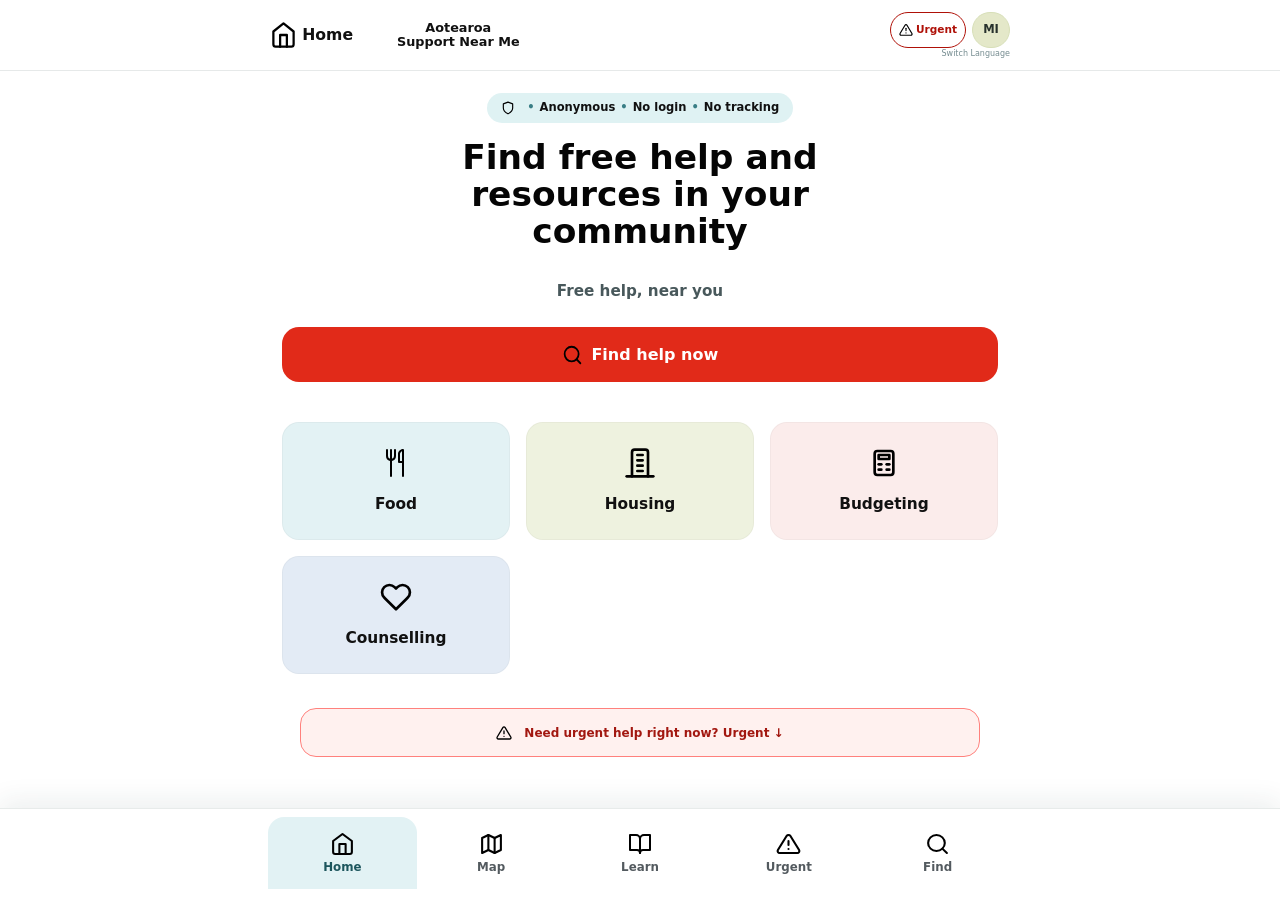
<file: index.html>
<!DOCTYPE html>
<html lang="en">
<head>
  <meta charset="UTF-8">
  <meta name="viewport" content="width=device-width, initial-scale=1.0">
  <meta name="theme-color" content="#75c4cb">
  <title>Home Aotearoa Support Near Me</title>
  <link rel="stylesheet" href="assets/css/styles.css">
</head>
<body data-page="home">
  <header id="app-header"></header>

  <main class="app-main home-main">
    <div id="privacy-banner"></div>

    <div class="home-message">
      <h1 data-i18n="home.title">Find free help and resources in your community</h1>
      <p data-i18n="home.subtitle">Free help, near you</p>
    </div>

    <div class="home-find-block">
      <button id="find-help-button" class="primary-cta" type="button">
        <img class="icon" src="assets/icons/search.svg" alt="Search">
        <span data-i18n="home.findHelp">Find help now</span>
      </button>
    </div>

    <div class="home-categories-block">
      <div id="home-categories" class="category-grid" aria-live="polite"></div>
    </div>

    <a class="home-urgent-cta" href="urgent.html">
      <img class="icon" src="assets/icons/alert.svg" alt="">
      <span data-i18n="home.urgentCta">Need urgent help right now?  Urgent ↓</span>
    </a>
  </main>

  <nav id="bottom-navigation"></nav>
  <script type="module" src="assets/js/home.js"></script>
</body>
</html>
</file>
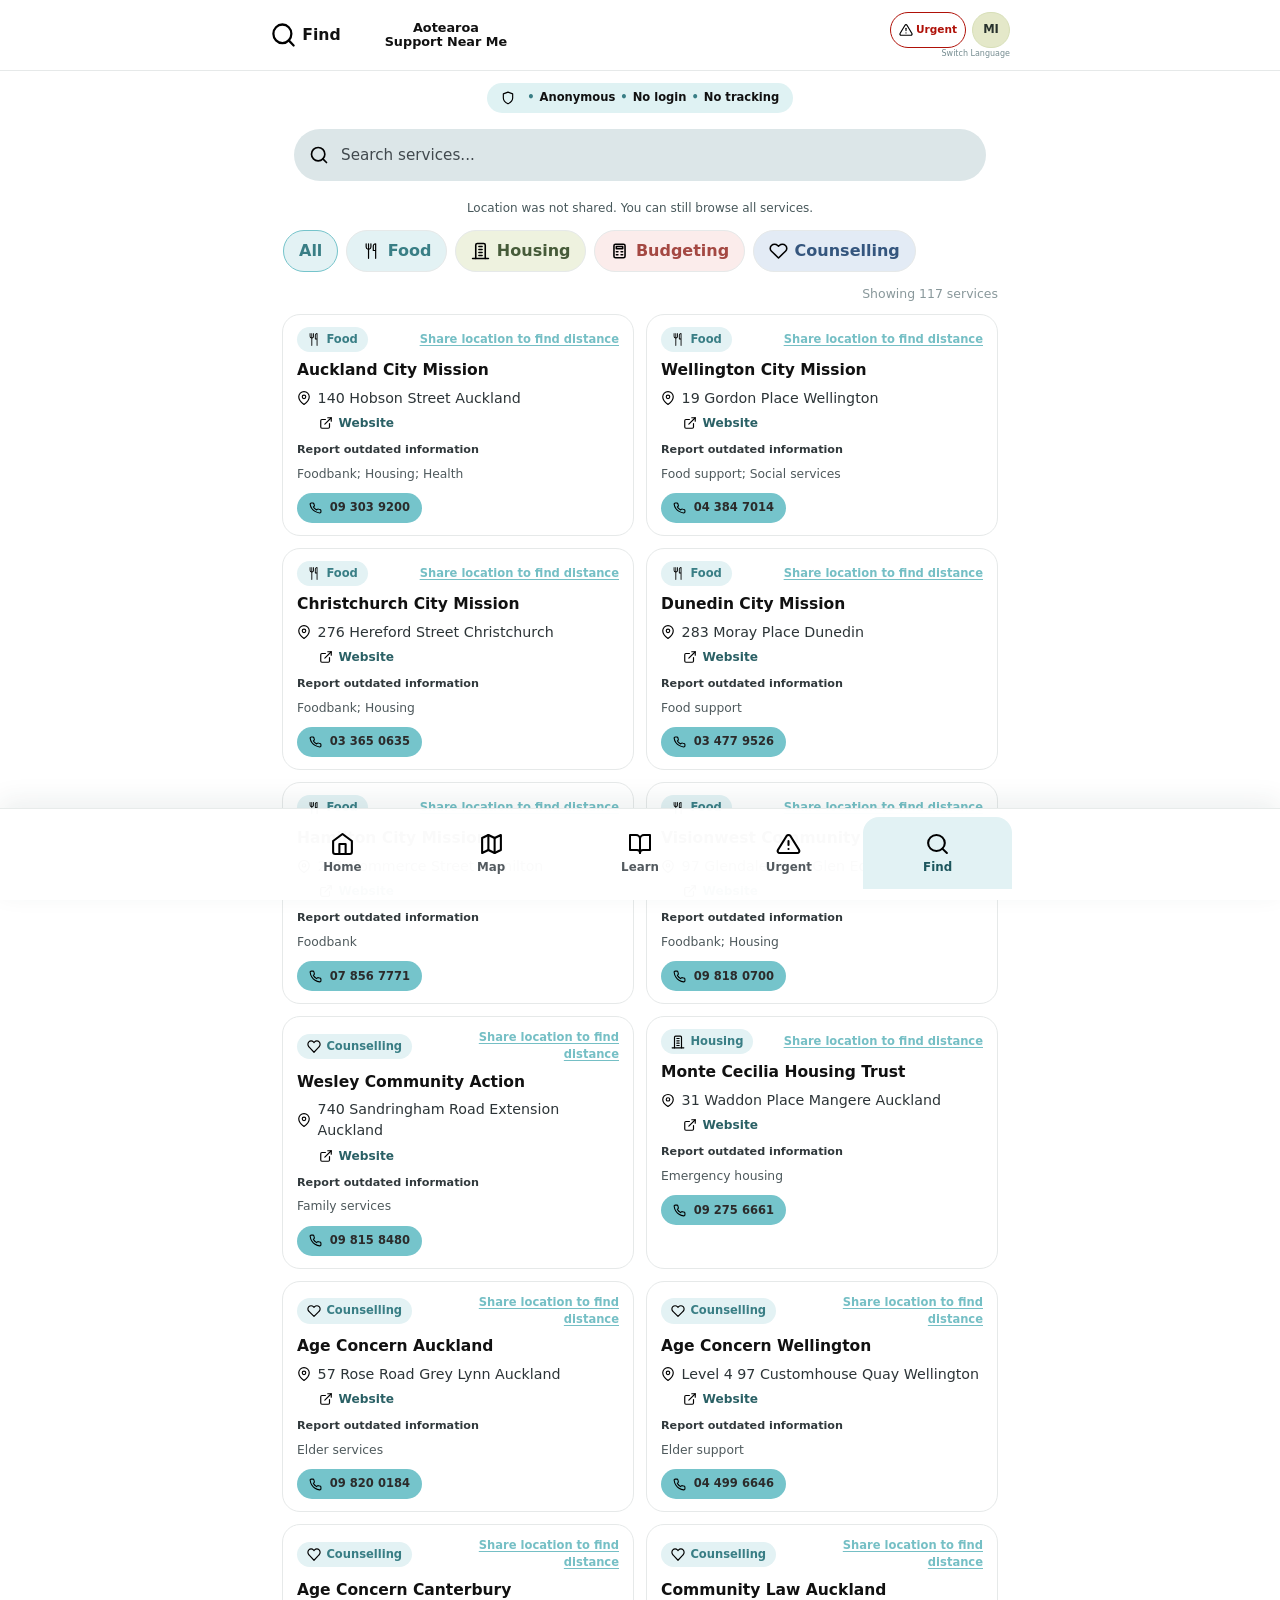
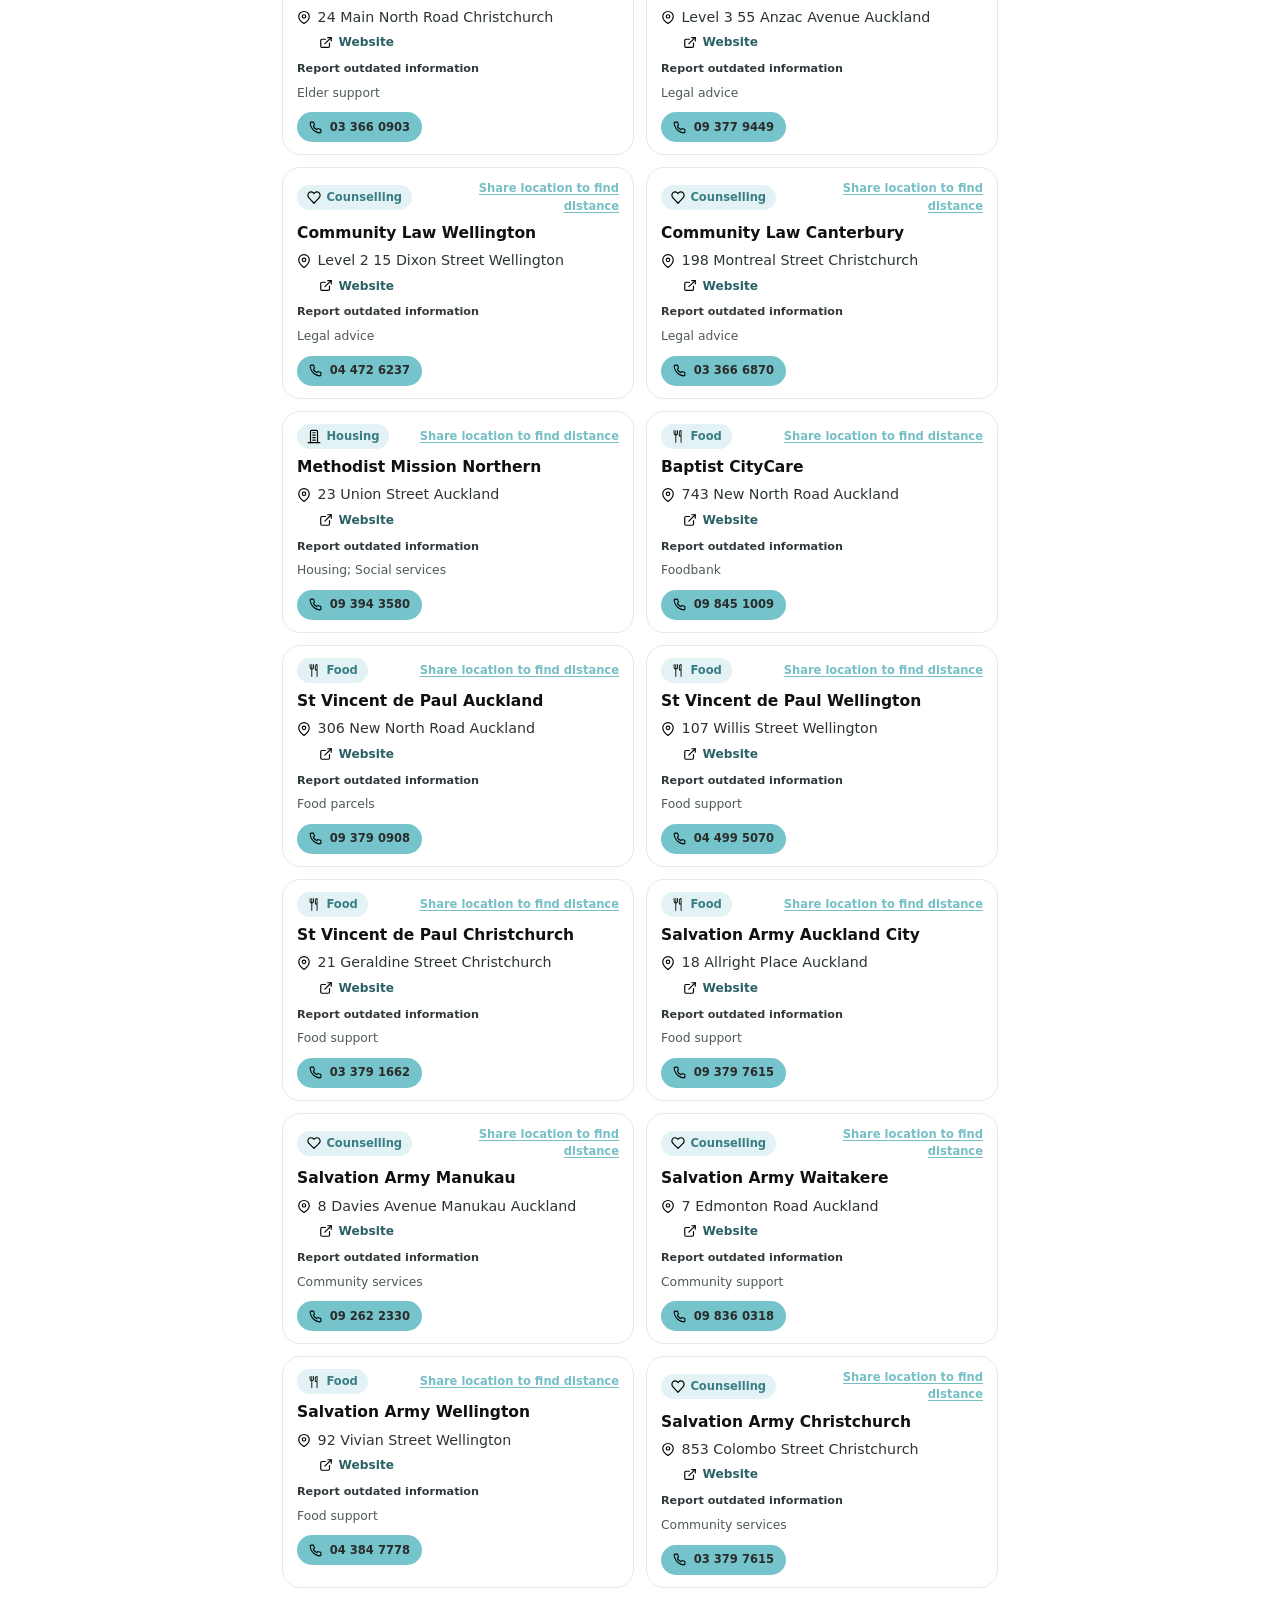
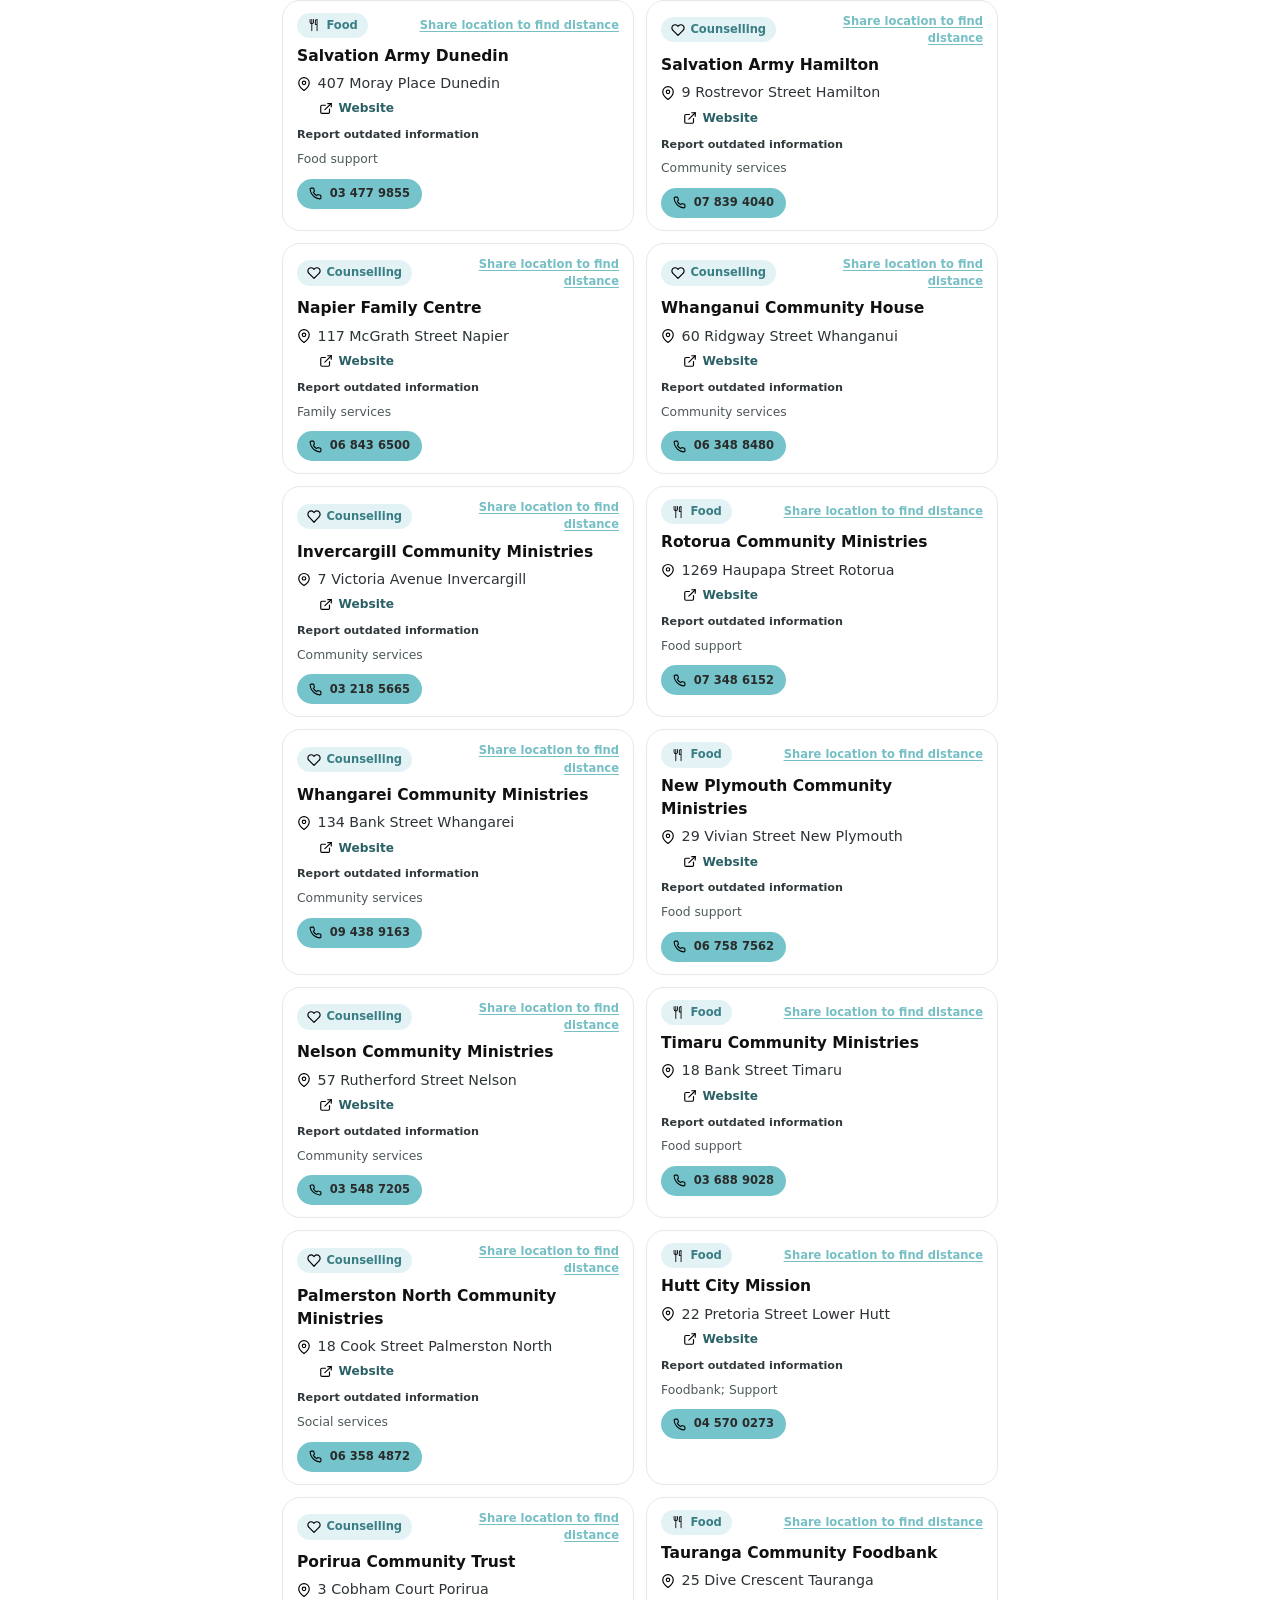
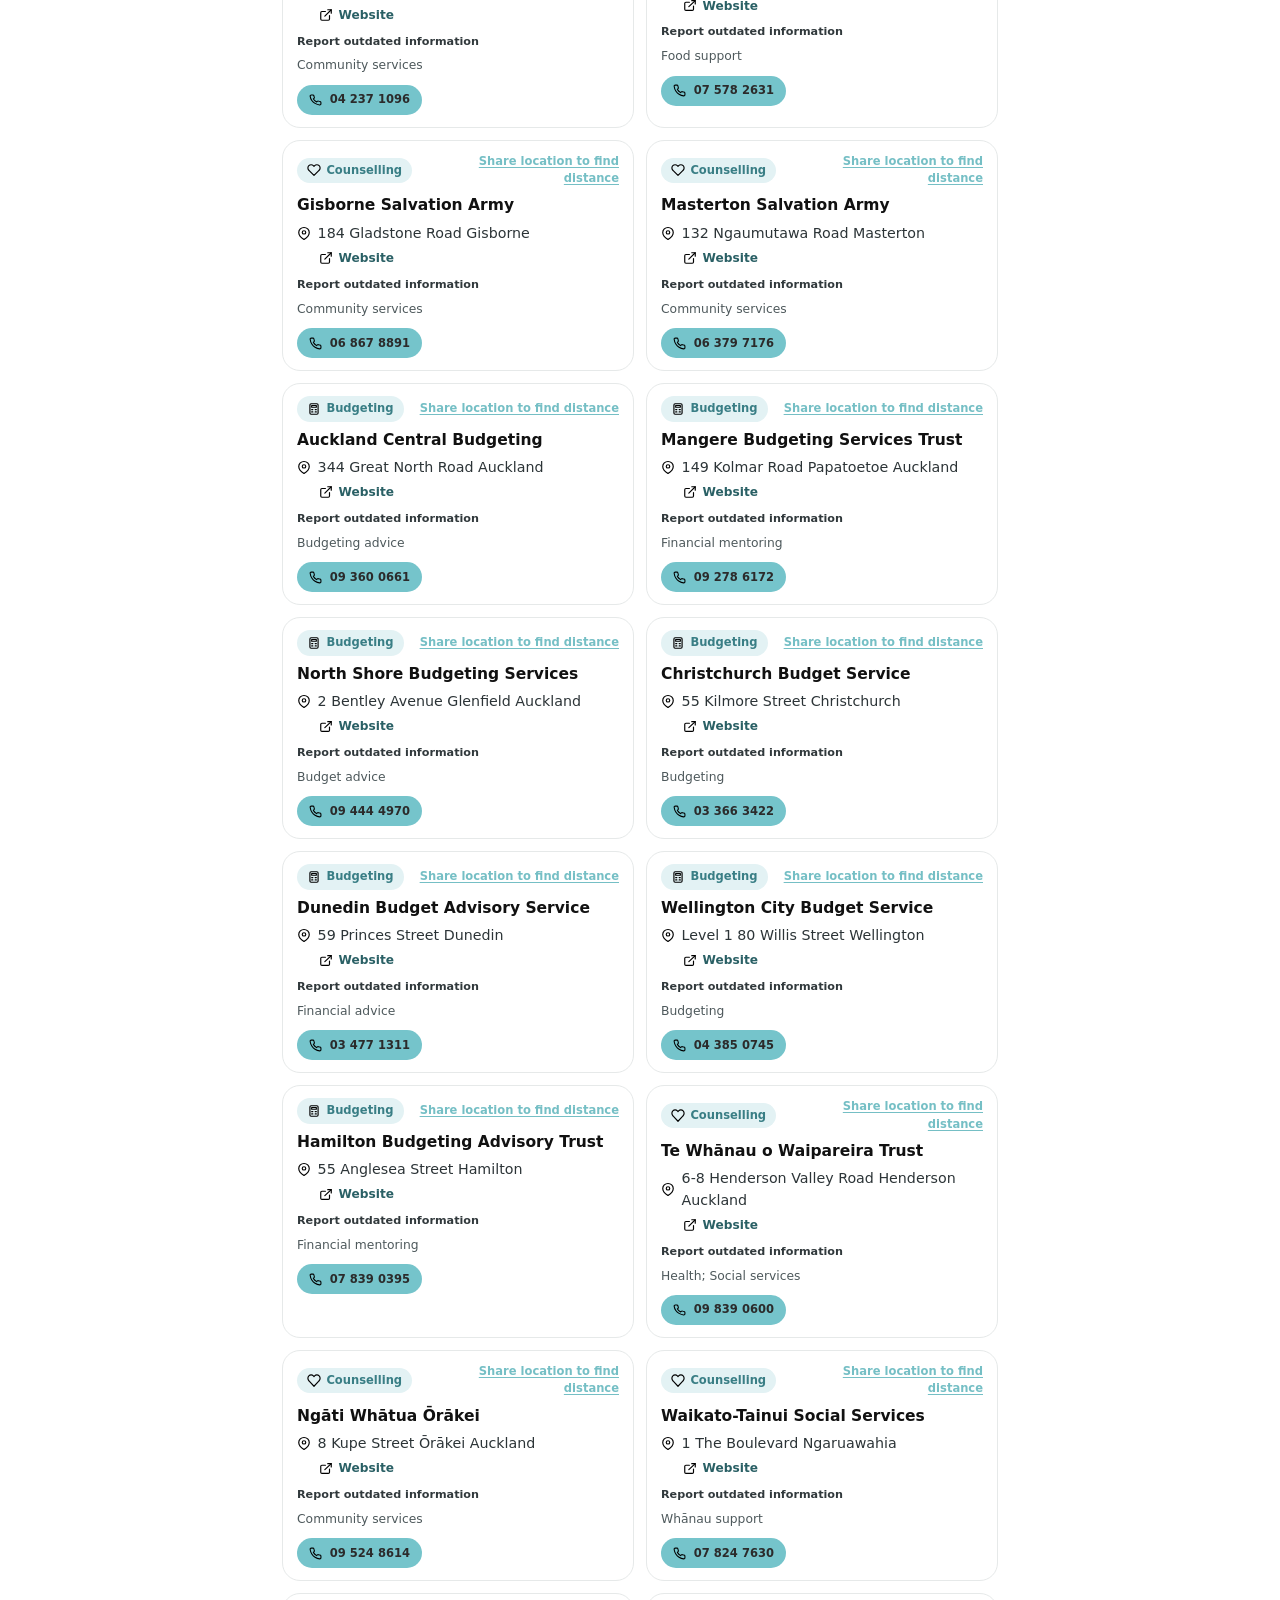
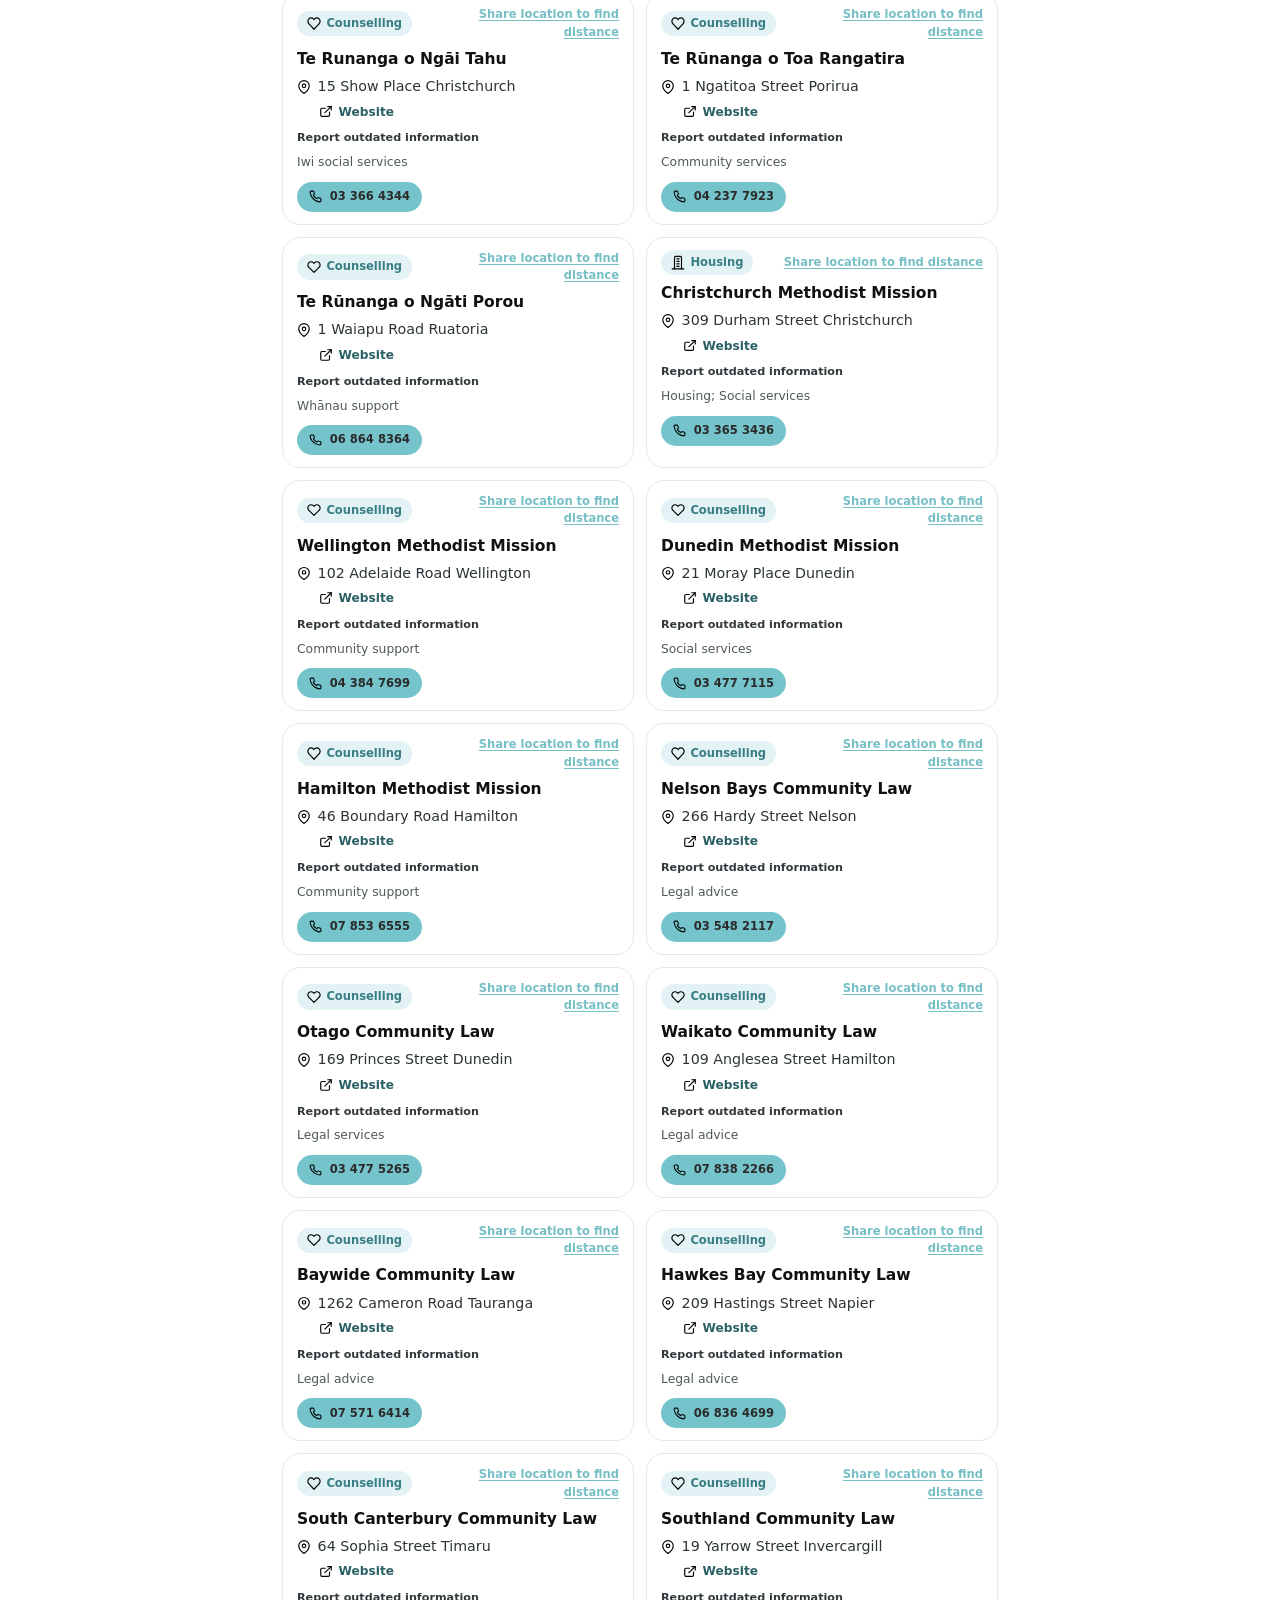
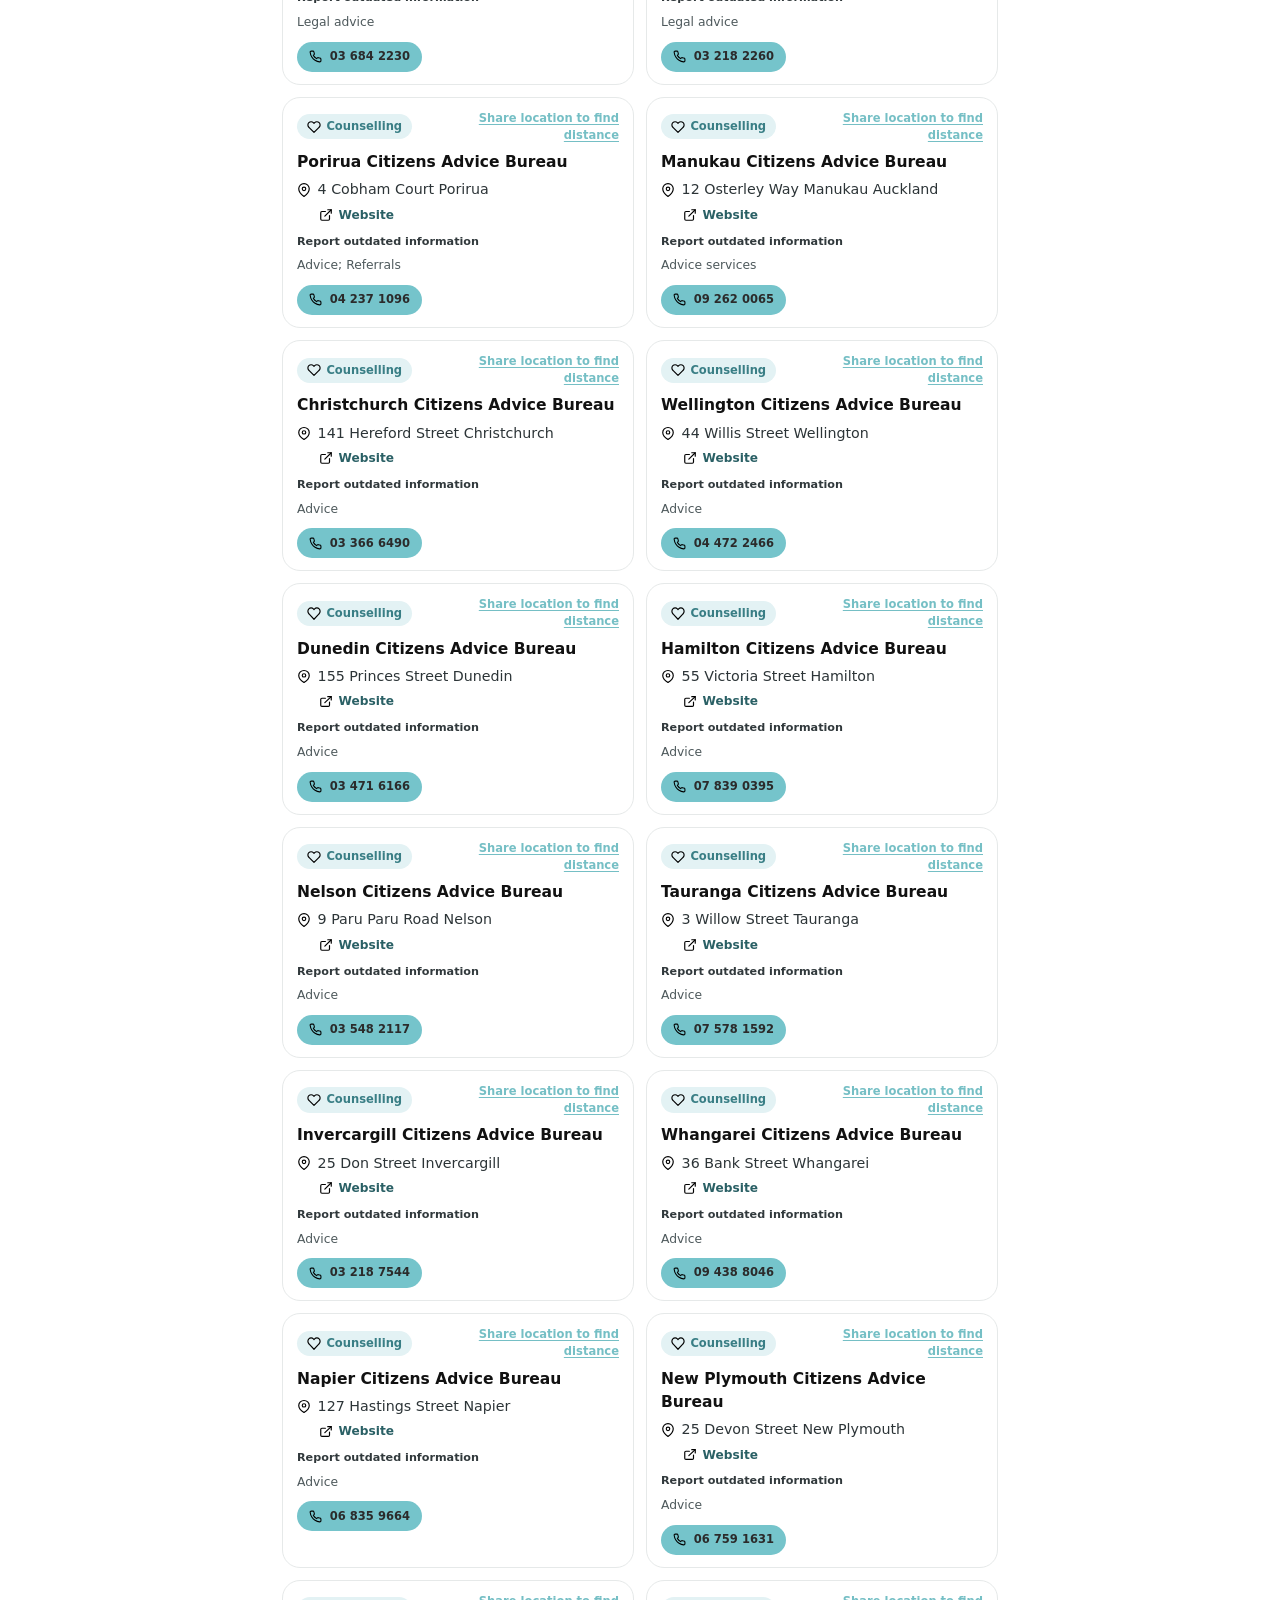
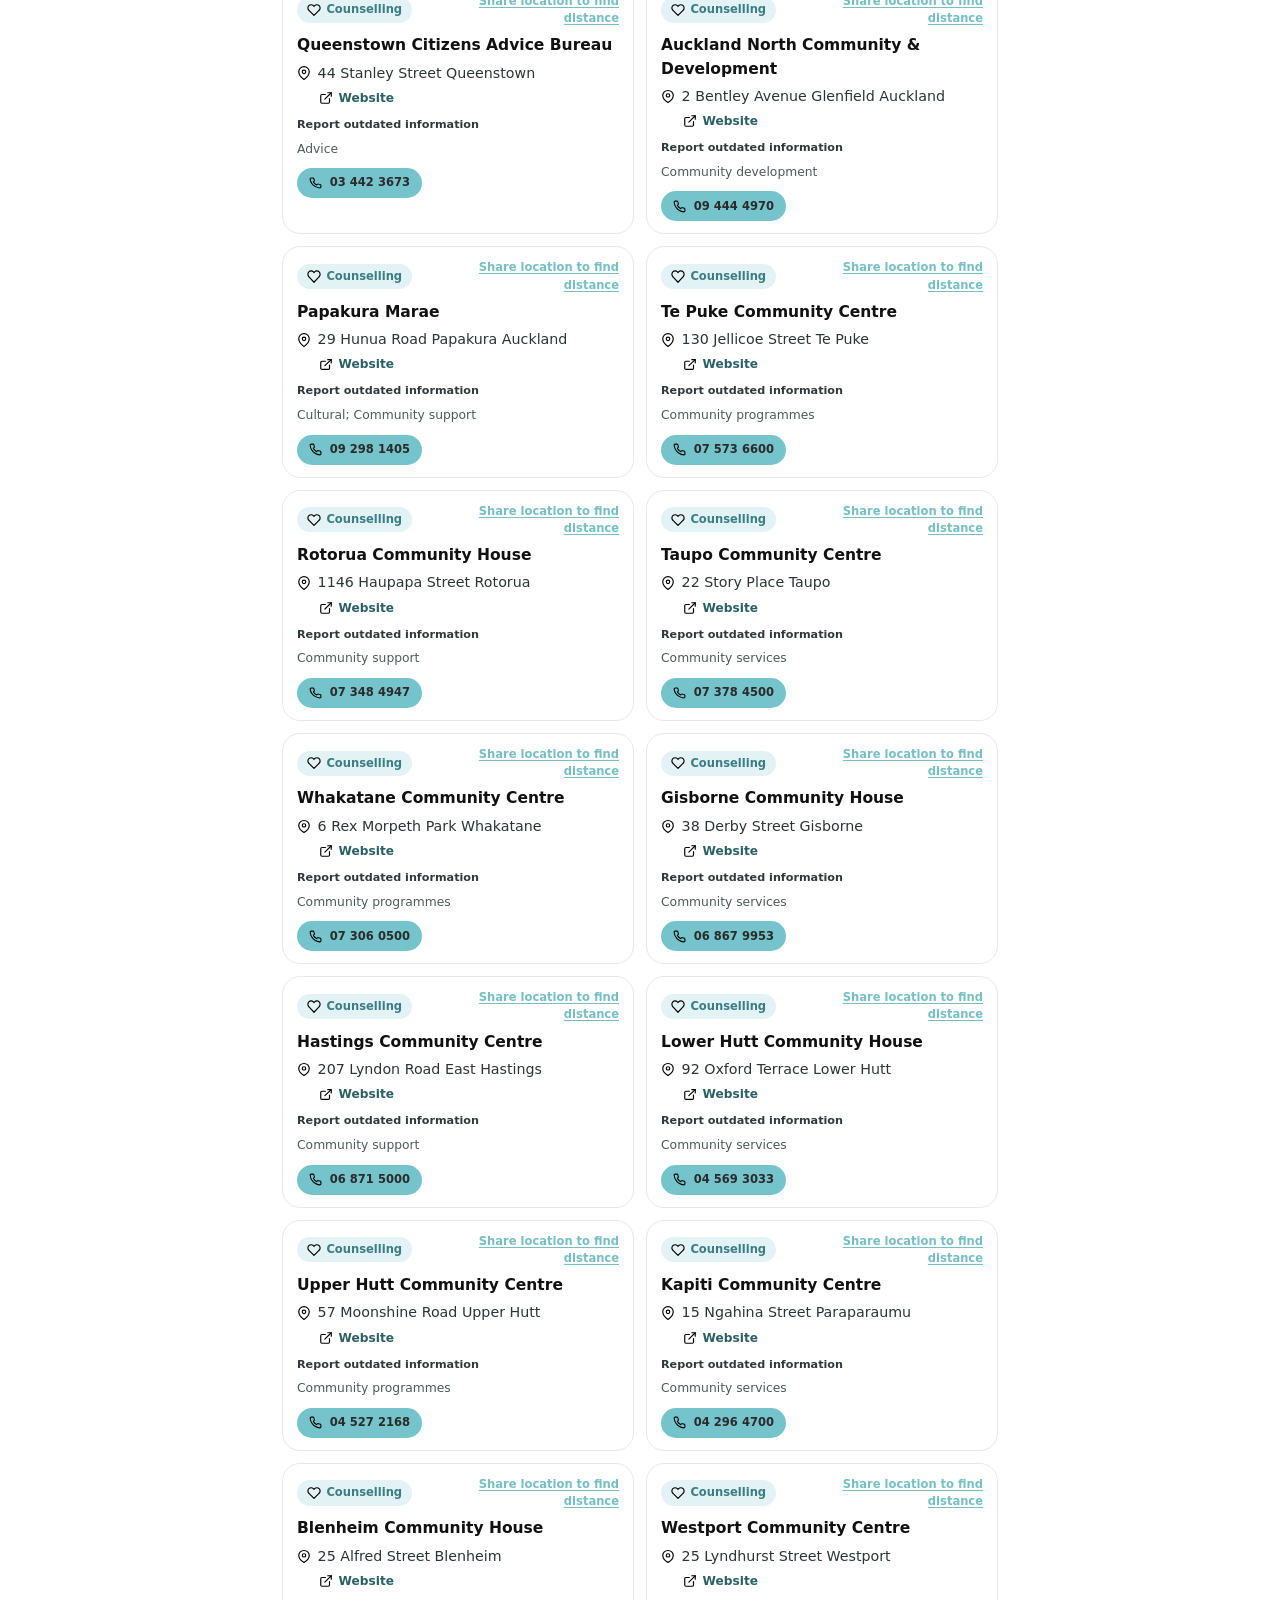
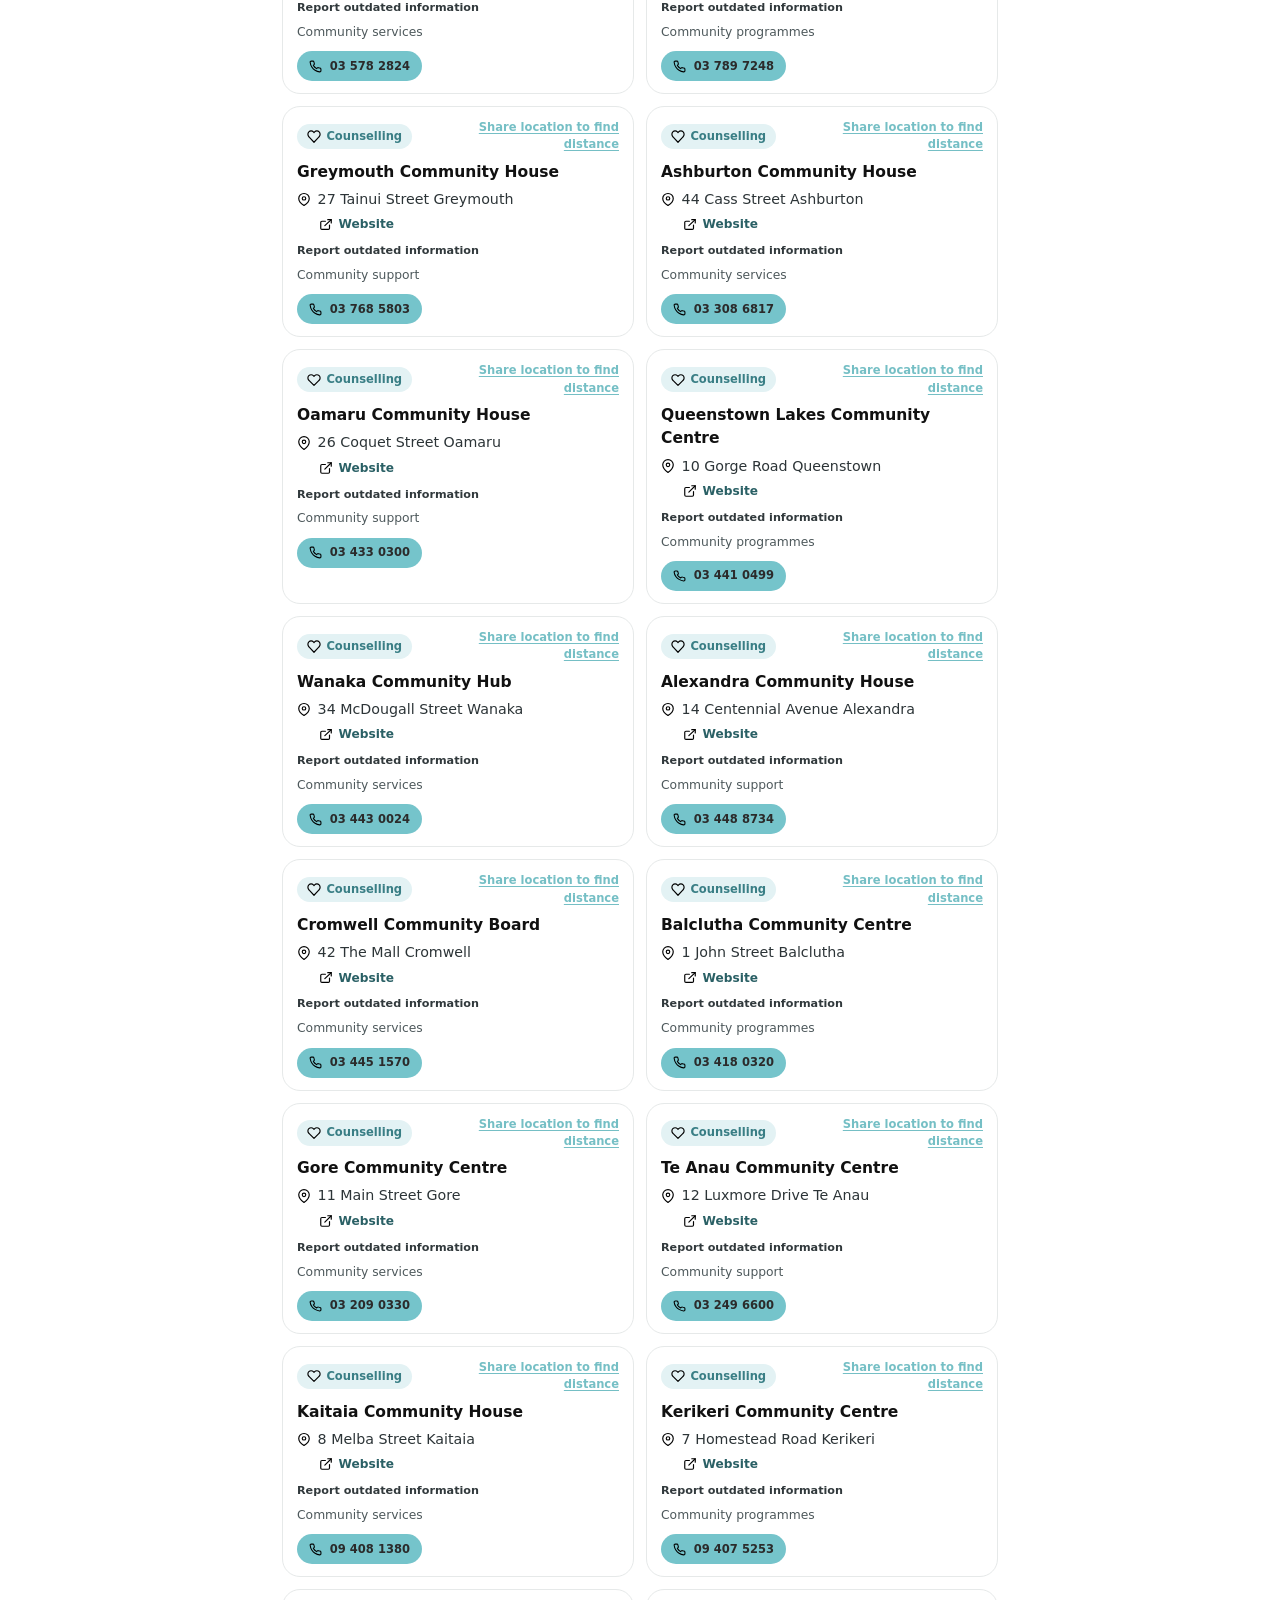
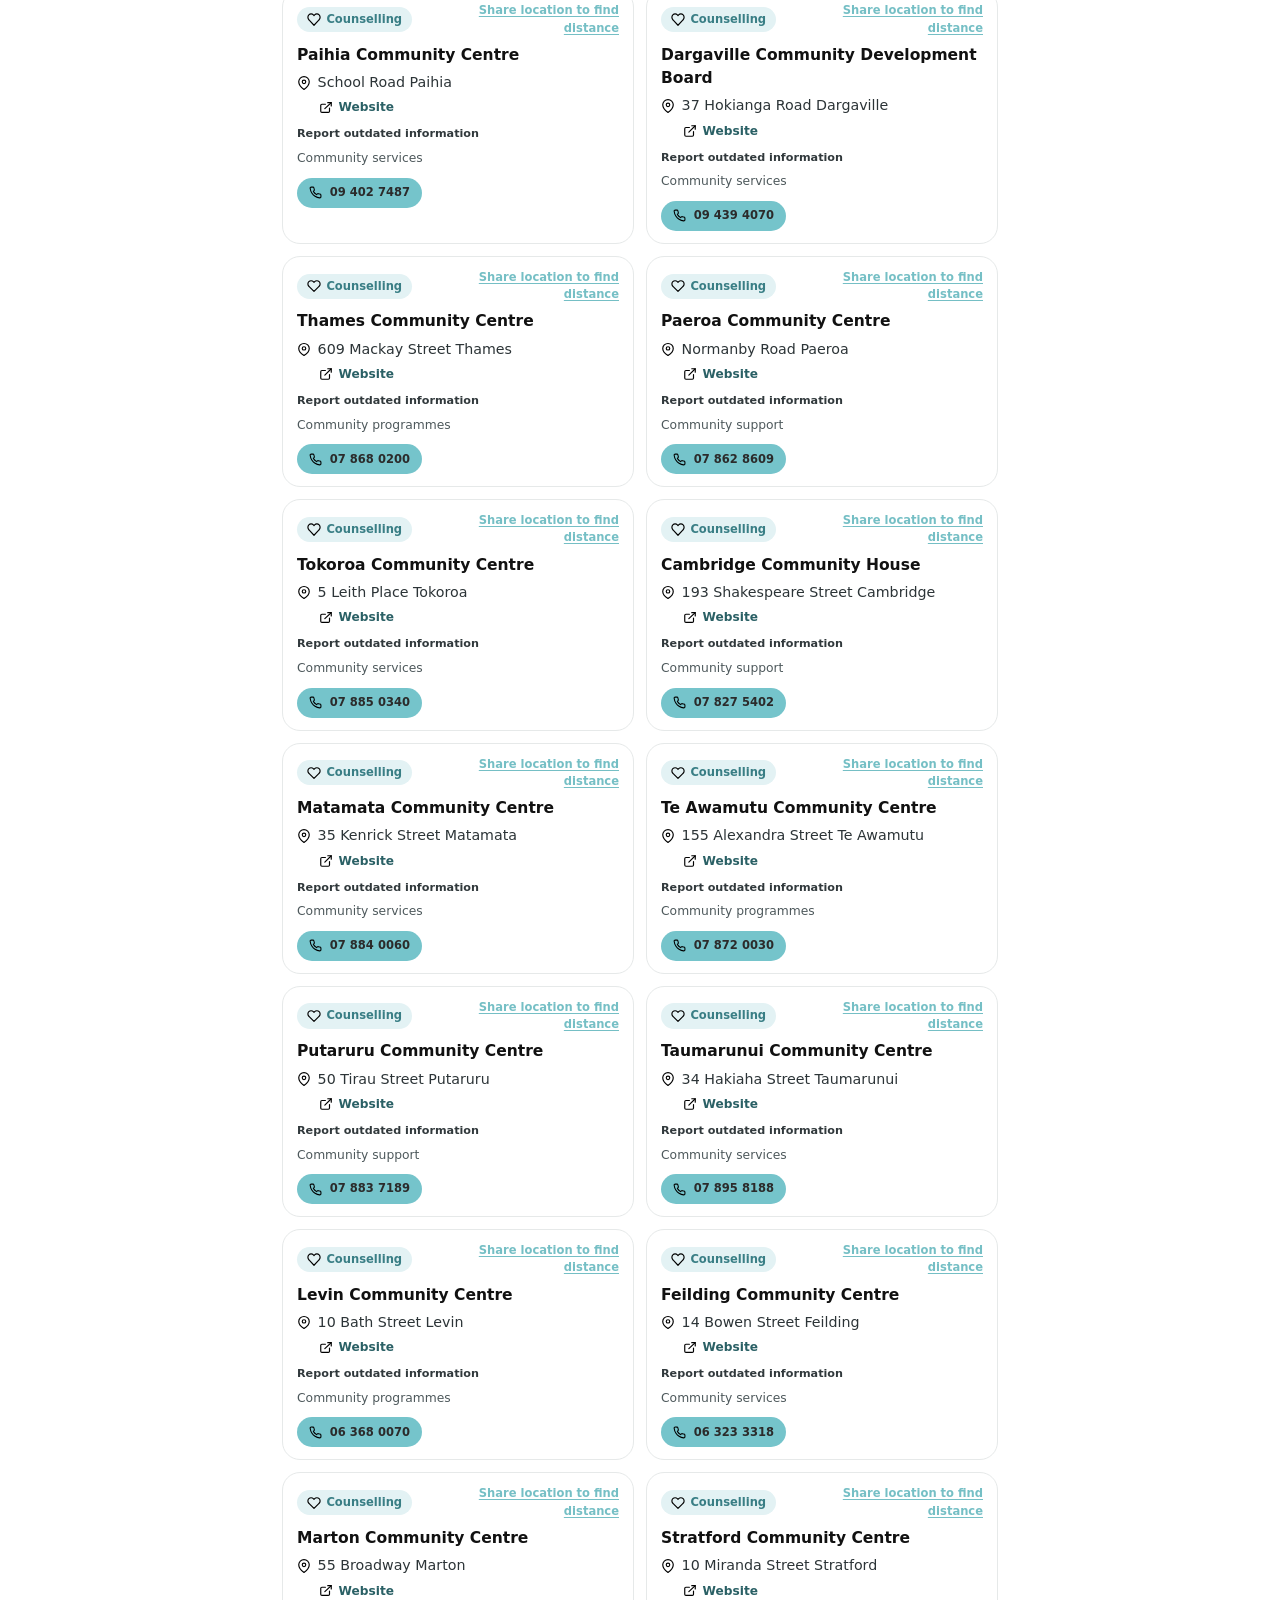
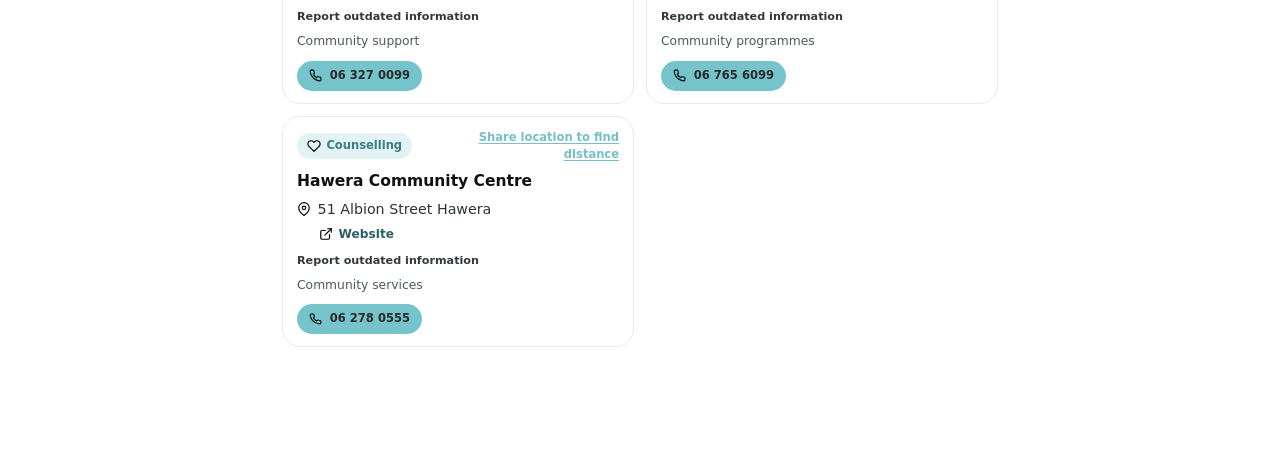
<file: find.html>
<!DOCTYPE html>
<html lang="en">
<head>
  <meta charset="UTF-8">
  <meta name="viewport" content="width=device-width, initial-scale=1.0">
  <meta name="theme-color" content="#74c7cd">
  <title>Find Aotearoa Support Near Me</title>
  <link rel="stylesheet" href="assets/css/styles.css">
</head>
<body data-page="find">
  <header id="app-header"></header>
  <main class="app-main">
    <div id="privacy-banner"></div>
<div class="search-panel">
  <label class="search-box" for="service-search">
    <img class="icon" src="assets/icons/search.svg" alt="">
    <input id="service-search" type="search" autocomplete="off" data-i18n-placeholder="find.searchPlaceholder" placeholder="Search services...">
  </label>
</div>
<p id="find-location-status" class="location-status-inline" aria-live="polite"></p>

<div>
  <div id="find-category-filters" class="chip-row"></div>
</div>

<div class="div-block">
  <div class="result-count-row">
    <span id="find-result-count" class="result-count"></span>
  </div>
  <div id="find-service-list" class="service-list" aria-live="polite"></div>
</div>

  </main>
  <nav id="bottom-navigation"></nav>
  <script type="module" src="assets/js/find.js"></script>
</body>
</html>
</file>
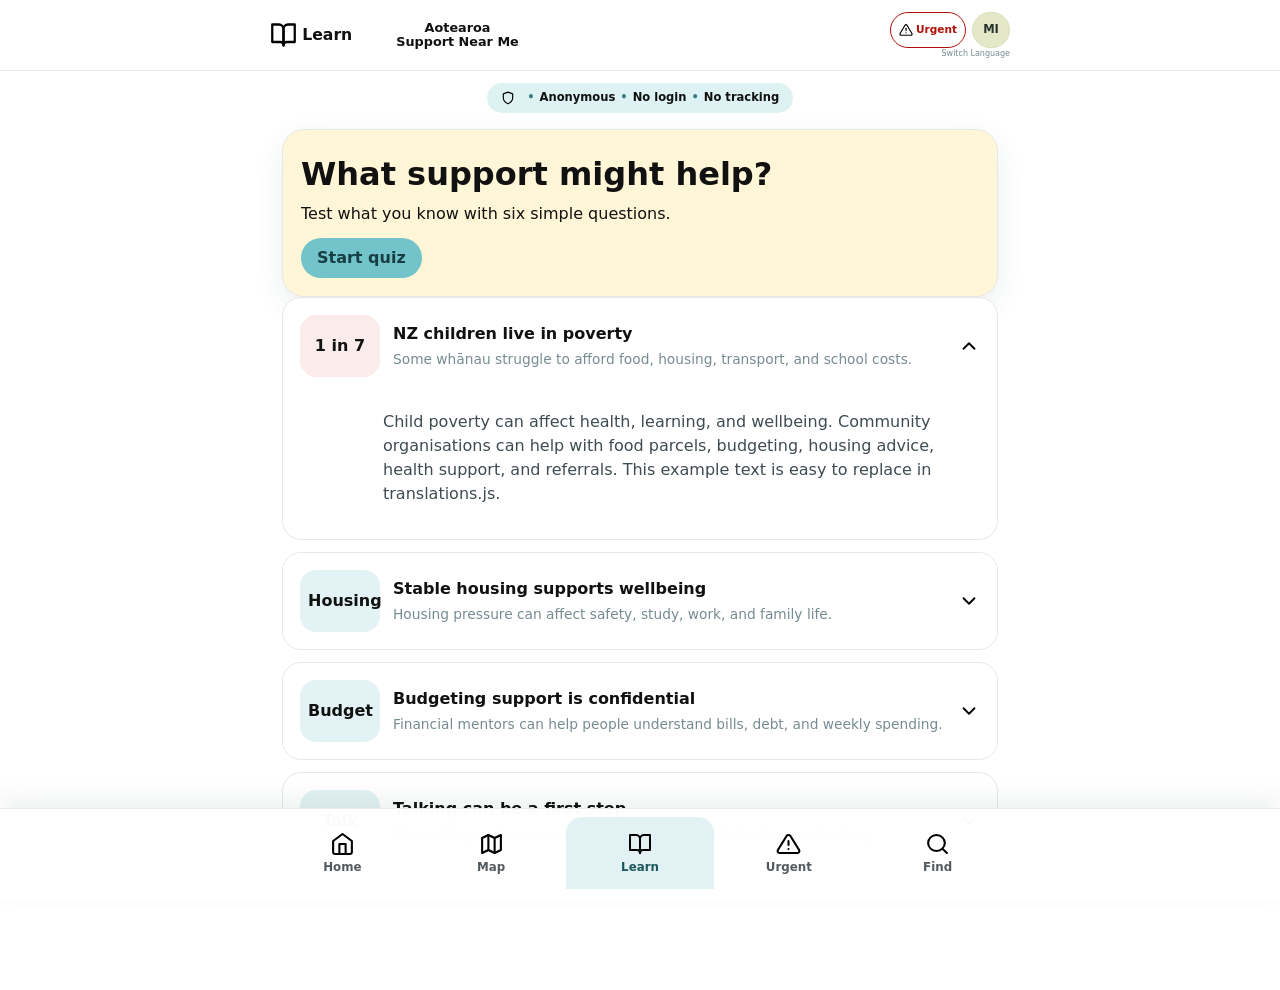
<file: learn.html>
<!DOCTYPE html>
<html lang="en">
<head>
  <meta charset="UTF-8">
  <meta name="viewport" content="width=device-width, initial-scale=1.0">
  <meta name="theme-color" content="#74c7cd">
  <title>Learn Aotearoa Support Near Me</title>
  <link rel="stylesheet" href="assets/css/styles.css">
</head>
<body data-page="learn">
  <header id="app-header"></header>
  <main class="app-main">
    <div id="privacy-banner"></div>
<div class="quiz-card" id="quiz-start-card">
  <div>
    <h1 data-i18n="learn.quizTitle">What support might help?</h1>
    <p data-i18n="learn.quizText">Test what you know with six simple questions.</p>
    <button id="start-quiz-button" class="quiz-start-button" type="button" data-i18n="learn.startQuiz">
      Start quiz
    </button>
  </div>
</div>

<div id="quiz-panel" class="quiz-panel" hidden>
  <div class="quiz-progress-row">
    <strong id="quiz-progress"></strong>
    <button id="close-quiz-button" class="quiz-close-button" type="button" data-i18n="learn.closeQuiz">
      Close
    </button>
  </div>

  <div id="quiz-question-area"></div>

  <div id="quiz-result" class="quiz-result" hidden>
    <h1 data-i18n="learn.quizComplete">Quiz complete</h1>
    <p id="quiz-score"></p>
    <button id="restart-quiz-button" class="quiz-start-button" type="button" data-i18n="learn.tryAgain">
      Try again
    </button>
  </div>
</div>

<div class="div-block">
  <div id="learn-accordion" class="learn-accordion"></div>
</div>

  </main>
  <nav id="bottom-navigation"></nav>
  <script type="module" src="assets/js/learn.js"></script>
</body>
</html>
</file>
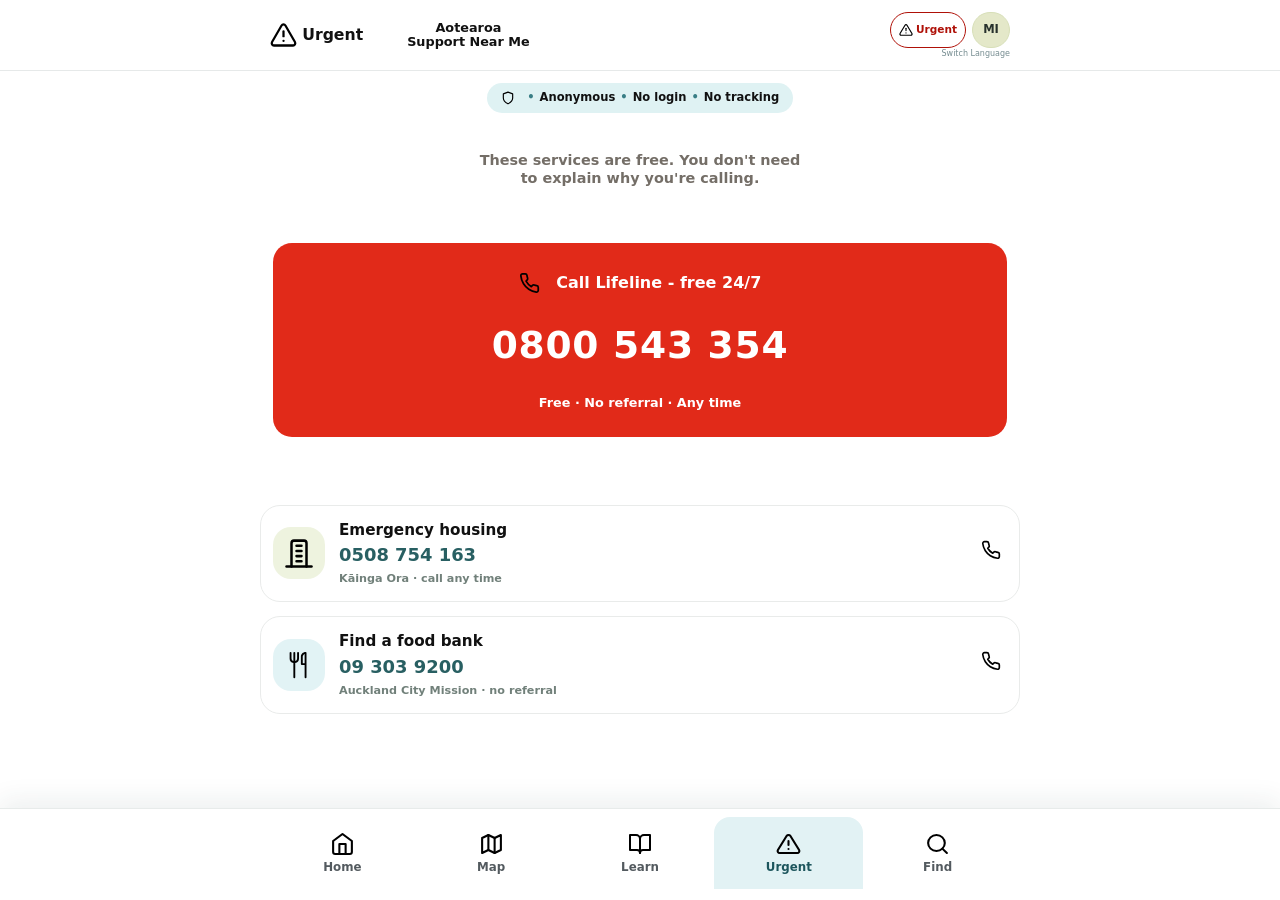
<file: urgent.html>
<!DOCTYPE html>
<html lang="en">
<head>
  <meta charset="UTF-8">
  <meta name="viewport" content="width=device-width, initial-scale=1.0">
  <meta name="theme-color" content="#74c7cd">
  <title>Urgent Aotearoa Support Near Me</title>
  <link rel="stylesheet" href="assets/css/styles.css">
</head>
<body data-page="urgent">
  <header id="app-header"></header>
  <main class="app-main urgent-page">
    <div id="privacy-banner"></div>

    <p class="urgent-intro" data-i18n="urgent.freeServices">
      These services are free. You don't need to explain why you're calling.
    </p>

    <div class="urgent-call-card">
      <div class="urgent-call-title">
        <img class="icon" src="assets/icons/phone.svg" alt="">
        <strong data-i18n="urgent.callLifeline">Call Lifeline - free 24/7</strong>
      </div>
      <a class="urgent-main-number" href="tel:0800543354">0800 543 354</a>
      <p data-i18n="urgent.freeNoReferral">Free · No referral · Any time</p>
    </div>

    <div class="urgent-contact-list">
      <article class="urgent-contact-card">
        <div class="urgent-category-icon housing-icon">
          <img class="icon" src="assets/icons/housing.svg" alt="">
        </div>
        <div class="urgent-contact-copy">
          <h1 data-i18n="urgent.housing">Emergency housing</h2>
          <a href="tel:0508754163">0508 754 163</a>
          <p>Kāinga Ora · call any time</p>
        </div>
        <a class="urgent-phone-link" href="tel:0508754163">
          <img class="icon" src="assets/icons/phone.svg" alt="">
        </a>
      </article>

      <article class="urgent-contact-card">
        <div class="urgent-category-icon food-icon">
          <img class="icon" src="assets/icons/food.svg" alt="">
        </div>
        <div class="urgent-contact-copy">
          <h1 data-i18n="urgent.findFoodBank">Find a food bank</h2>
          <a href="tel:093039200">09 303 9200</a>
          <p>Auckland City Mission · no referral</p>
        </div>
        <a class="urgent-phone-link" href="tel:093039200">
          <img class="icon" src="assets/icons/phone.svg" alt="">
        </a>
      </article>
    </div>
  </main>
  <nav id="bottom-navigation"></nav>
  <script type="module" src="assets/js/urgent.js"></script>
</body>
</html>
</file>
<file: assets/css/styles.css>
:root {
  --teal: #74c6ce;
  --teal-dark: #2c7e86;
  --teal-soft: #e2f2f4;
  --coral: #ef6c63;
  --coral-dark: #bd4f48;
  --coral-soft: #fff1ef;
  --green-soft: #eef2df;
  --blue-soft: #e3ebf5;
  --pink-soft: #fbeceb;
  --gold-soft: #fff5d7;
  --ink: #24333a;
  --muted: #4D5A5B;
  --line: #dfe7e9;
  --surface: #ffffff;
  --page: #f8fbfb;
  --shadow: 0 10px 28px rgba(34, 61, 68, 0.09);
  --radius: 22px;
  --radius-small: 14px;
  --nav-height: 88px;
}

* { box-sizing: border-box; }

html { scroll-behavior: smooth; }

body {
  margin: 0;
  color: var(--ink);
  background: var(--page);
  font-family: Inter, ui-sans-serif, system-ui, -apple-system, BlinkMacSystemFont, "Segoe UI", sans-serif;
  line-height: 1.5;
}

button, input, a { font: inherit; }

button, a { -webkit-tap-highlight-color: transparent; }

a { color: inherit; }

.icon {
  width: 1.35rem;
  height: 1.35rem;
  flex: 0 0 auto;
}

.icon-large { width: 2.4rem; height: 2.4rem; }
.icon-xl { width: 3.25rem; height: 3.25rem; }

#app-header {
  position: sticky;
  top: 0;
  z-index: 100;
  background: rgba(255, 255, 255, 0.96);
  backdrop-filter: blur(12px);
  border-bottom: 1px solid var(--line);
}

.header-inner {
  min-height: 70px;
  max-width: 760px;
  margin: 0 auto;
  padding: 8px 10px;
  display: grid;
  grid-template-columns: auto minmax(110px, 1fr) auto;
  align-items: center;
  column-gap: 7px;
}

.page-identity {
  display: flex;
  align-items: center;
  gap: 5px;
  min-width: 0;
  font-weight: 750;
}

.page-identity .icon {
  color: #74c6ce;
  width: 1.7rem;
  height: 1.7rem;
}

.page-identity span {
  white-space: nowrap;
  font-size: 0.98rem;
}

.brand {
  justify-self: start;
  margin-left: 2px;
  text-align: left;
  font-size: 0.82rem;
  line-height: 1.08;
  font-weight: 850;
  letter-spacing: 0;
  white-space: nowrap;
}

.header-actions {
  display: flex;
  flex-direction: column;
  align-items: flex-end; /* aligns everything to the right */
}

.top-row {
  display: flex;
  align-items: center;
  gap: 6px;
}

.language-hint {
  margin-top: 2px;
  font-size: 8px;
  line-height: 1;
  color: var(--muted);
  white-space: nowrap;
  text-align: right;
}

.urgent-link,
.language-button {
  min-height: 36px;
  border-radius: 999px;
  display: inline-flex;
  align-items: center;
  justify-content: center;
  text-decoration: none;
  font-weight: 800;
  cursor: pointer;
  background: #fff;
}

.language-button:hover::after {
  content: "Change language";
  position: absolute;
  top: calc(100% + 6px);
  right: 0;
  background: #333;
  color: #fff;
  padding: 6px 9px;
  border-radius: 5px;
  font-size: 11px;
  white-space: nowrap;
  z-index: 100;
}

.urgent-link {
  gap: 4px;
  padding: 6px 9px;
  border: 1.5px solid #AF1108;
  color: #AF1108;
  font-size: 0.72rem;
  white-space: nowrap;
}

.urgent-link .icon {
  width: 1rem;
  height: 1rem;
}

.language-button {
  width: 38px;
  min-width: 38px;
  padding: 0;
  border: 1.5px solid #d7dfb8;
  background: #e4e8c9;
  color: #27312d;
  font-size: 0.72rem;
}

.app-main {
  width: min(100%, 760px);
  margin: 0 auto;
  padding: 12px 14px calc(var(--nav-height) + 28px);
}

.privacy-banner {
  background: #eef8f7;
  border: 1px solid #d9eeec;
  border-radius: 999px;
  min-height: 38px;
  padding: 8px 14px;
  margin-bottom: 16px;
  display: flex;
  align-items: center;
  justify-content: center;
  gap: 14px;
  color: #44656a;
  font-size: 0.83rem;
  font-weight: 700;
}

.privacy-banner span {
  display: inline-flex;
  align-items: center;
  gap: 5px;
}

.privacy-banner span::before {
  content: "•";
  color: var(--teal-dark);
}

.privacy-banner span:first-child::before { content: ""; }

.hero-card, .page-intro, .quiz-card, .urgent-primary-card, .search-panel {
  border-radius: var(--radius);
  background: var(--surface);
  border: 1px solid var(--line);
  box-shadow: var(--shadow);
}

.hero-card {
  padding: 26px 22px;
  background:
    radial-gradient(circle at 88% 16%, rgba(115,196,202,.26), transparent 25%),
    linear-gradient(140deg, #ffffff, #eefafa);
}

.hero-card h1, .page-intro h1, .urgent-hero h1 {
  margin: 2px 0 8px;
  font-size: clamp(1.8rem, 8vw, 2.6rem);
  line-height: 1.08;
}

.hero-card p, .page-intro p, .urgent-hero p { margin: 0; }

.eyebrow {
  margin: 0;
  color: var(--teal-dark);
  font-size: 0.79rem;
  font-weight: 800;
  letter-spacing: 0.08em;
  text-transform: uppercase;
}

.primary-cta, .secondary-button, .call-button, .icon-call-button {
  border: 0;
  cursor: pointer;
  text-decoration: none;
  display: inline-flex;
  align-items: center;
  justify-content: center;
  gap: 8px;
  font-weight: 800;
}

.primary-cta {
  width: 100%;
  margin-top: 22px;
  min-height: 54px;
  border-radius: 16px;
  background: var(--teal);
  color: #123a3e;
}

.secondary-button {
  min-height: 42px;
  padding: 8px 13px;
  border-radius: 13px;
  background: var(--teal-soft);
  color: var(--teal-dark);
}

.section-block { margin-top: 24px; }

.section-heading-row {
  margin-bottom: 12px;
  display: flex;
  align-items: end;
  justify-content: space-between;
  gap: 12px;
}

.section-heading-row h2 { margin: 0; font-size: 1.2rem; }

.category-grid {
  display: grid;
  grid-template-columns: repeat(2, minmax(0, 1fr));
  gap: 12px;
}

.category-tile {
  border: 0;
  min-height: 128px;
  border-radius: 20px;
  padding: 17px;
  background: var(--teal-soft);
  color: var(--ink);
  text-align: left;
  display: flex;
  flex-direction: column;
  justify-content: space-between;
  gap: 14px;
  cursor: pointer;
}

.category-tile:nth-child(4n+2) { background: var(--green-soft); }
.category-tile:nth-child(4n+3) { background: var(--pink-soft); }
.category-tile:nth-child(4n+4) { background: var(--blue-soft); }

.category-tile .icon { width: 2rem; height: 2rem; color: var(--teal-dark); }
.category-tile strong { font-size: 0.96rem; }

.page-intro { padding: 20px; margin-bottom: 16px; }
.page-intro h1 { font-size: 1.85rem; }

.location-panel {
  padding: 14px;
  margin-bottom: 14px;
  display: flex;
  align-items: center;
  justify-content: space-between;
  gap: 12px;
}

.location-panel p, .search-panel p { margin: 3px 0 0; }
.muted { color: var(--muted); font-size: 0.88rem; }

.chip-row {
  display: flex;
  gap: 8px;
  overflow-x: auto;
  padding: 3px 1px 10px;
  scrollbar-width: thin;
}

.filter-chip {
  flex: 0 0 auto;
  border: 1px solid var(--line);
  background: var(--surface);
  border-radius: 999px;
  min-height: 42px;
  padding: 7px 15px;
  cursor: pointer;
  color: var(--ink);
  font-weight: 700;
  display: inline-flex;
  align-items: center;
  gap: 7px;
}

.filter-chip .icon {
  width: 1.15rem;
  height: 1.15rem;
}

.filter-chip.active {
  border-color: var(--coral);
  background: var(--coral);
  color: #fff;
}

.filter-chip.category-filter-food { background: var(--teal-soft); color: var(--teal-dark); }
.filter-chip.category-filter-housing { background: var(--green-soft); color: #465b39; }
.filter-chip.category-filter-budgeting { background: var(--pink-soft); color: #a44842; }
.filter-chip.category-filter-counselling { background: var(--blue-soft); color: #35567e; }

.filter-chip.active.category-filter-food,
.filter-chip.active.category-filter-housing,
.filter-chip.active.category-filter-budgeting,
.filter-chip.active.category-filter-counselling {
  background: var(--coral);
  color: #fff;
  border-color: var(--coral);
}

.filter-chip.active {
  border-color: var(--teal);
  background: var(--teal-soft);
  color: var(--teal-dark);
}

.map-canvas {
  height: 390px;
  border-radius: var(--radius);
  overflow: hidden;
  border: 1px solid var(--line);
  background: #e7eeee;
}

.map-placeholder {
  height: 100%;
  display: grid;
  place-items: center;
  color: var(--muted);
  padding: 20px;
  text-align: center;
}

.map-actions {
  display: flex;
  justify-content: flex-end;
  margin-top: 10px;
}

.service-list { display: grid; gap: 12px; }

.service-card {
  background: var(--surface);
  border: 1px solid var(--line);
  border-radius: 18px;
  padding: 16px;
  box-shadow: 0 6px 18px rgba(34,61,68,.06);
}

.service-card.highlighted {
  outline: 3px solid rgba(115,196,202,.35);
}

.service-topline {
  display: flex;
  align-items: flex-start;
  justify-content: space-between;
  gap: 12px;
}

.service-card h1 { margin: 8px 0 4px; font-size: 1.08rem; }

.service-distance {
  color: var(--teal-dark);
  font-size: 0.79rem;
  font-weight: 800;
  text-align: right;
  max-width: 130px;
}

.category-badges {
  display: flex;
  gap: 6px;
  overflow-x: auto;
  scrollbar-width: none;
}

.category-badge {
  flex: 0 0 auto;
  border-radius: 999px;
  padding: 4px 8px;
  background: var(--teal-soft);
  color: var(--teal-dark);
  font-size: 0.72rem;
  font-weight: 800;
}

.service-meta {
  margin: 0;
  color: var(--muted);
  font-size: 0.89rem;
}

.service-actions {
  margin-top: 14px;
  display: flex;
  flex-wrap: wrap;
  gap: 8px;
}

.call-button {
  min-height: 42px;
  padding: 8px 13px;
  border-radius: 13px;
  background: var(--teal);
  color: #123a3e;
}

.report-link, .website-link {
  min-height: 42px;
  padding: 8px 11px;
  border-radius: 13px;
  display: inline-flex;
  align-items: center;
  gap: 6px;
  color: var(--muted);
  text-decoration: none;
  font-size: 0.84rem;
  font-weight: 700;
}

.result-count { color: var(--muted); font-size: 0.85rem; }

.search-panel {
  padding: 14px;
  margin-bottom: 14px;
}

.search-box {
  min-height: 50px;
  padding: 0 14px;
  display: flex;
  align-items: center;
  gap: 10px;
  border: 1px solid var(--line);
  border-radius: 15px;
  background: var(--surface);
}

.search-box input {
  border: 0;
  outline: none;
  width: 100%;
  min-width: 0;
  background: transparent;
  color: var(--ink);
  font-size: 1rem;
}

.search-panel .secondary-button { margin-top: 10px; }

.quiz-card {
  padding: 18px;
  display: grid;
  grid-template-columns: auto 1fr;
  gap: 14px;
  align-items: start;
  background: var(--gold-soft);
}

.quiz-card h1 { margin: 2px 0 4px; }
.quiz-card p { margin: 0; }

.learn-accordion { display: grid; gap: 12px; }

.learn-item {
  border: 1px solid var(--line);
  border-radius: 19px;
  background: var(--surface);
  overflow: hidden;
}

.learn-toggle {
  width: 100%;
  border: 0;
  padding: 17px;
  background: transparent;
  display: grid;
  grid-template-columns: 80px 1fr auto;
  align-items: center;
  gap: 13px;
  text-align: left;
  cursor: pointer;
  color: var(--ink);
}

.learn-stat {
  min-height: 62px;
  border-radius: 16px;
  background: var(--teal-soft);
  display: grid;
  place-items: center;
  padding: 8px;
  font-weight: 900;
  text-align: center;
}

.learn-toggle h2 { margin: 0 0 3px; font-size: 1rem; }
.learn-toggle p { margin: 0; color: var(--muted); font-size: 0.86rem; }

.learn-detail {
  display: none;
  padding: 0 17px 17px 100px;
  color: #3e4c52;
}

.learn-item.open .learn-detail { display: block; }
.learn-item.open .learn-stat { background: var(--pink-soft); }

.urgent-hero {
  border-radius: var(--radius);
  background: var(--coral-soft);
  padding: 24px 20px;
  text-align: center;
  color: #6c2c28;
}

.urgent-primary-card {
  margin-top: 14px;
  padding: 22px;
  background: #fff;
}

.urgent-primary-card h2 { margin: 3px 0; font-size: 1.6rem; }
.urgent-primary-card p { margin: 0; }

.call-button-large {
  width: 100%;
  min-height: 56px;
  margin-top: 18px;
  background: var(--coral);
  color: #fff;
}

.urgent-list {
  display: grid;
  gap: 10px;
  margin-top: 14px;
}

.urgent-row {
  border: 1px solid var(--line);
  background: var(--surface);
  border-radius: 17px;
  padding: 15px;
  display: flex;
  align-items: center;
  justify-content: space-between;
  gap: 12px;
}

.urgent-row h2 { margin: 0 0 3px; font-size: 1rem; }
.urgent-row p { margin: 0; color: var(--muted); }

.icon-call-button {
  width: 46px;
  height: 46px;
  border-radius: 50%;
  background: var(--coral-soft);
  color: var(--coral-dark);
}

.danger-note {
  margin-top: 14px;
  border-radius: 17px;
  padding: 15px;
  background: #2f3437;
  color: #fff;
}

.danger-note p { margin: 2px 0 10px; }

#bottom-navigation {
  position: fixed;
  left: 0;
  right: 0;
  bottom: 0;
  z-index: 100;
  min-height: var(--nav-height);
  padding-bottom: max(6px, env(safe-area-inset-bottom));
  background: rgba(255,255,255,.98);
  border-top: 1px solid #e7ebea;
  box-shadow: 0 -8px 24px rgba(34,61,68,.08);
}

.bottom-nav-inner {
  min-height: 82px;
  max-width: 760px;
  margin: 0 auto;
  padding: 9px 8px 8px;
  display: grid;
  grid-template-columns: repeat(5, minmax(0, 1fr));
  align-items: stretch;
  overflow: visible;
}

.nav-item {
  position: relative;
  min-height: 66px;
  padding: 7px 4px 6px;
  border-radius: 16px 16px 0 0;
  color: #535A5F;
  text-decoration: none;
  display: flex;
  flex-direction: column;
  align-items: center;
  justify-content: center;
  gap: 4px;
  font-size: 0.74rem;
  line-height: 1;
  font-weight: 800;
  overflow: visible;
}

.nav-item .icon {
  width: 1.65rem;
  height: 1.65rem;
  flex: 0 0 auto;
}

.nav-item span {
  display: block;
  padding-top: 1px;
  white-space: nowrap;
}

.nav-item.active {
  color: #1D565D;
  background: #e2f2f4;
}

.location-distance-link {
  border: 0;
  padding: 0;
  background: transparent;
  color: #2c7e86;
  font: inherit;
  font-size: 0.79rem;
  font-weight: 800;
  text-decoration: underline;
  text-underline-offset: 2px;
  cursor: pointer;
  text-align: right;
}

.location-status-inline {
  margin: 5px 0 10px;
  color: var(--muted);
  font-size: 0.82rem;
  min-height: 1.2em;
}

.empty-state {
  background: var(--surface);
  border: 1px dashed var(--line);
  border-radius: 18px;
  padding: 28px 18px;
  text-align: center;
  color: var(--muted);
}

.info-window { max-width: 250px; color: #24333a; }
.info-window h3 { margin: 0 0 5px; font-size: 1rem; }
.info-window p { margin: 3px 0; font-size: .84rem; }
.info-window a { color: #2a7d84; font-weight: 700; }

@media (min-width: 640px) {
  .app-main { padding-left: 22px; padding-right: 22px; }
  .category-grid { grid-template-columns: repeat(3, minmax(0, 1fr)); }
  .service-list { grid-template-columns: repeat(2, minmax(0, 1fr)); }
  .service-card { height: 100%; }
}

@media (max-width: 390px) {
  .header-inner { grid-template-columns: auto minmax(96px, 1fr) auto; padding-inline: 7px; column-gap: 5px; }
  .page-identity span { display: none; }
  .brand { font-size: .72rem; margin-left: 0; }
  .urgent-link { padding-inline: 7px; font-size: .67rem; }
  .language-button { width: 35px; min-width: 35px; }
  .privacy-banner { gap: 8px; font-size: .75rem; }
  .learn-toggle { grid-template-columns: 60px 1fr auto; }
  .learn-detail { padding-left: 17px; }
}

/* Final visual updates based on the original mobile designs */
:root {
  --teal: #75c4cb;
  --teal-dark: #397e85;
  --teal-soft: #e3f2f4;
  --coral: #E12A19;
  --coral-dark: #e45f58;
  --coral-soft: #fff0ef;
  --green-soft: #eef2df;
  --blue-soft: #e3ebf5;
  --pink-soft: #fbeceb;
  --ink: #111111;
  --muted: #758c90;
  --line: #e6e9e9;
  --page: #ffffff;
  --nav-height: 92px;
}

.header-inner {
  grid-template-columns: auto minmax(105px, 1fr) auto;
  column-gap: 4px;
}

.brand {
  justify-self: start;
  margin-left: 40px;
  text-align: center;
  font-size: 0.80rem;
}

.urgent-link {
  padding: 6px 8px;
  font-size: 0.66rem;
  gap: 3px;
}

.urgent-link .icon {
  width: 0.9rem;
  height: 0.9rem;
}

.privacy-banner {
  width: fit-content;
  max-width: 100%;
  margin-left: auto;
  margin-right: auto;
  min-height: 30px;
  padding: 5px 14px;
  border: 0;
  background: #dff2f3;
  color: #111111;
  font-size: 0.72rem;
  gap: 5px;
}

.privacy-banner > .icon {
  width: 0.9rem;
  height: 0.9rem;
  margin-right: 7px;
  color: #397e85;
}

.home-main {
  padding-top: 22px;
}

.home-message {
  padding: 0 8px 8px;
  text-align: center;
  background: #ffffff;
}

.home-message h1 {
  margin: 8px auto 30px;
  max-width: 420px;
  color: #050505;
  font-size: clamp(1.75rem, 7vw, 2.15rem);
  line-height: 1.08;
  font-weight: 800;
}

.home-message p {
  margin: 0;
  color: #48585B;
  font-size: 0.95rem;
  font-weight: 700;
}

.home-find-block {
  padding: 16px 0 18px;
  background: #ffffff;
}

.primary-cta {
  margin: 0;
  min-height: 55px;
  border-radius: 17px;
  background: #E12A19;
  color: #ffffff;
  font-size: 1rem;
}

.primary-cta .icon {
  width: 1.35rem;
  height: 1.35rem;
}

.home-categories-block {
  margin-top: 22px;
}

.home-urgent-cta {
  min-height: 49px;
  margin: 34px 18px 8px;
  padding: 10px 18px;
  border: 1.5px solid #ff817d;
  border-radius: 16px;
  background: #fff1ef;
  color: #A21710;
  display: flex;
  align-items: center;
  justify-content: center;
  gap: 12px;
  text-decoration: none;
  text-align: center;
  font-size: 0.75rem;
  font-weight: 700;
}

.home-urgent-cta .icon {
  width: 1rem;
  height: 1rem;
}

.category-grid {
  gap: 16px;
}

.category-tile {
  min-height: 118px;
  border: 1px solid rgba(0,0,0,.03);
  border-radius: 17px;
  align-items: center;
  justify-content: center;
  text-align: center;
}

.category-tile .icon {
  width: 2rem;
  height: 2rem;
}

.map-filter-row {
  display: flex;
  align-items: flex-start;
  gap: 8px;
  margin-bottom: 4px;
}

.map-filter-row .chip-row {
  flex: 1;
  min-width: 0;
}

.list-filter-button {
  flex: 0 0 auto;
  min-height: 38px;
  padding: 7px 10px;
  border: 1px solid var(--line);
  border-radius: 999px;
  background: #ffffff;
  color: #111111;
  display: inline-flex;
  align-items: center;
  gap: 4px;
  font-size: 0.75rem;
  font-weight: 700;
  cursor: pointer;
}

.location-status-inline {
  min-height: 20px;
  margin: 2px 0 8px;
  color: #48585B;
  font-size: 0.75rem;
  text-align: center;
}

.location-distance-link {
  border: 0;
  padding: 0;
  background: transparent;
  color: #75bfc5;
  text-decoration: underline;
  cursor: pointer;
  font-size: 0.72rem;
  text-align: right;
}

#bottom-navigation {
  height: var(--nav-height);
  overflow: visible;
}

.bottom-nav-inner {
  padding: 8px 8px 10px;
  overflow: visible;
}

.nav-item {
  min-height: 72px;
  padding: 6px 2px;
  overflow: visible;
}

.nav-item .icon {
  width: 1.55rem;
  height: 1.55rem;
}

.nav-item span {
  line-height: 1.1;
}

@media (max-width: 430px) {
  .header-inner {
    grid-template-columns: auto 1fr auto;
    padding-left: 8px;
    padding-right: 8px;
  }

  .brand {
    margin-left: 40px;
    font-size: 0.76rem;
  }

  .page-identity span {
    font-size: 0.88rem;
  }
}

@media (max-width: 370px) {
  .brand {
    margin-left: 24px;
    font-size: 0.71rem;
  }

  .urgent-link {
    padding: 5px 6px;
    font-size: 0.61rem;
  }

  .language-button {
    width: 34px;
    min-width: 34px;
  }
}


/* Final Find, Map, service-card and Urgent page refinements */
.page-intro { display: none; }

.search-panel {
  padding: 0;
  margin: 4px 12px 18px;
  border: 0;
  box-shadow: none;
  background: transparent;
}

.search-box {
  min-height: 52px;
  padding: 0 15px;
  gap: 10px;
  border: 0;
  border-radius: 28px;
  background: #dce6e8;
}

.search-box .icon {
  width: 1.25rem;
  height: 1.25rem;
  color: #738588;
}

.search-box input {
  color: #5f7377;
  font-size: 0.95rem;
}

.search-box input::placeholder {
  color: #41494E;
  opacity: 1;
}

.result-count-row {
  min-height: 24px;
  margin-bottom: 8px;
  display: flex;
  justify-content: flex-end;
  align-items: center;
}

.result-count {
  color: #89989b;
  font-size: 0.78rem;
  text-align: right;
}

.service-card {
  padding: 12px 14px;
  border-radius: 18px;
  box-shadow: none;
}

.service-topline { align-items: center; }

.category-badge-with-icon {
  display: inline-flex;
  align-items: center;
  gap: 5px;
  padding: 4px 10px;
}

.category-badge-with-icon .icon {
  width: 0.9rem;
  height: 0.9rem;
}

.service-card h1 {
  margin: 7px 0 5px;
  font-size: 0.97rem;
}

.service-address {
  display: flex;
  align-items: center;
  gap: 7px;
  color: #2c3437;
}

.service-address .icon {
  width: 0.85rem;
  height: 0.85rem;
  color: #839294;
}

.service-description {
  margin-top: 6px;
  color: #4e595c;
  font-size: 0.77rem;
}

.service-website {
  display: inline-block;
  margin: 5px 0 0 22px;
  color: #2A6065;
  font-size: 0.76rem;
  font-weight: 700;
  text-decoration: none;
}

.service-footer-row {
  margin-top: 10px;
  display: grid;
  grid-template-columns: auto 1fr auto;
  align-items: center;
  gap: 8px;
}

.compact-call-button {
  min-height: 30px;
  padding: 5px 12px;
  border-radius: 999px;
  color: #2B2B2B;
  font-size: 0.72rem;
}

.compact-call-button .icon {
  width: 0.8rem;
  height: 0.8rem;
}

.compact-report-link {
  min-height: auto;
  padding: 0;
  justify-self: center;
  color: #31393c;
  font-size: 0.7rem;
  white-space: nowrap;
}

.last-updated {
  color: #31393c;
  font-size: 0.7rem;
  white-space: nowrap;
  display: none;
}

.urgent-page {
  padding-left: 0;
  padding-right: 0;
}

.urgent-page #privacy-banner {
  padding-left: 14px;
  padding-right: 14px;
}

.urgent-intro {
  max-width: 390px;
  margin: 38px auto 56px;
  padding: 0 28px;
  color: #746e67;
  text-align: center;
  font-size: 0.9rem;
  line-height: 1.25;
  font-weight: 700;
}

.urgent-call-card {
  margin: 0 13px 68px;
  padding: 28px 22px 24px;
  border-radius: 19px;
  background: #E12A19;
  color: #ffffff;
  text-align: center;
}

.urgent-call-title {
  display: flex;
  align-items: center;
  justify-content: center;
  gap: 16px;
  font-size: 1rem;
}

.urgent-main-number {
  display: block;
  margin-top: 22px;
  color: #ffffff;
  font-size: clamp(2rem, 8vw, 2.35rem);
  font-weight: 800;
  letter-spacing: 0.02em;
  text-decoration: none;
}

.urgent-call-card p {
  margin: 20px 0 0;
  font-size: 0.8rem;
  font-weight: 700;
}

.urgent-contact-list {
  display: grid;
  gap: 14px;
}

.urgent-contact-card {
  min-height: 80px;
  padding: 13px 18px 13px 12px;
  border: 1px solid #e9ebea;
  border-radius: 20px;
  background: #ffffff;
  display: grid;
  grid-template-columns: 56px 1fr auto;
  align-items: center;
  gap: 10px;
}

.urgent-category-icon {
  width: 52px;
  height: 52px;
  border-radius: 18px;
  display: grid;
  place-items: center;
}

.urgent-category-icon .icon {
  width: 1.9rem;
  height: 1.9rem;
}

.housing-icon {
  background: #eef3df;
  color: #687852;
}

.food-icon {
  background: #e2f3f5;
  color: #2d7c83;
}

.urgent-contact-copy h1 {
  margin: 0;
  font-size: 0.95rem;
}

.urgent-contact-copy > a {
  display: block;
  margin-top: 1px;
  color: #285F62;
  font-size: 1.12rem;
  font-weight: 800;
  text-decoration: none;
}

.urgent-contact-copy p {
  margin: 2px 0 0;
  color: #71807a;
  font-size: 0.7rem;
  font-weight: 700;
}

.urgent-phone-link { color: #75c1c8; }

.urgent-phone-link .icon {
  width: 1.25rem;
  height: 1.25rem;
}

@media (max-width: 390px) {
  .service-footer-row { gap: 5px; }

  .compact-report-link,
  .last-updated {
    font-size: 0.62rem;
  }

  .compact-call-button {
    padding-inline: 9px;
    font-size: 0.66rem;
  }
}


/* Find/Map service-card layout update */
.service-report-row {
  margin-top: 5px;
  display: grid;
  grid-template-columns: minmax(0, 1fr) auto;
  align-items: center;
  column-gap: 14px;
}

.service-report-row .compact-report-link {
  justify-self: start;
}

.service-report-row .last-updated {
  justify-self: end;
  text-align: right;
}

.service-call-row {
  margin-top: 10px;
  display: flex;
  justify-content: flex-start;
}

.service-call-row .compact-call-button {
  width: auto;
}

@media (max-width: 390px) {
  .service-report-row {
    column-gap: 10px;
  }

  .service-report-row .compact-report-link {
    white-space: normal;
  }

  .service-report-row .last-updated {
    min-width: 72px;
  }
}


.service-website{
  display:inline-flex;
  align-items:center;
  gap:6px;
}

.service-website .icon{
  width:0.85rem;
  height:0.85rem;
}


/* Simple Learn page quiz */
.quiz-card {
  cursor: default;
}

.quiz-start-button,
.quiz-next-button {
  min-height: 40px;
  margin-top: 12px;
  padding: 8px 16px;
  border: 0;
  border-radius: 999px;
  background: #73c4ca;
  color: #173f43;
  font-weight: 800;
  cursor: pointer;
}

.quiz-panel {
  margin-top: 14px;
  padding: 16px;
  border: 1px solid #dfe7e9;
  border-radius: 20px;
  background: #ffffff;
}

.quiz-progress-row {
  display: flex;
  align-items: center;
  justify-content: space-between;
  margin-bottom: 14px;
  color: #5f7175;
}

.quiz-close-button {
  padding: 6px 12px;
  border: 1px solid #dfe7e9;
  border-radius: 999px;
  background: #ffffff;
  color: #5f7175;
  cursor: pointer;
}

.quiz-question-card h2 {
  margin: 0 0 16px;
  font-size: 1.05rem;
  line-height: 1.35;
}

.quiz-answer-list {
  display: grid;
  gap: 10px;
}

.quiz-answer-button {
  width: 100%;
  min-height: 46px;
  padding: 10px 14px;
  border: 1px solid #d8e2e4;
  border-radius: 14px;
  background: #f8fbfb;
  color: #24333a;
  text-align: left;
  cursor: pointer;
}

.quiz-answer-button:disabled {
  cursor: default;
  opacity: 1;
}

.quiz-answer-button.correct-answer {
  border-color: #7cbf8a;
  background: #dff3e3;
  color: #24552e;
}

.quiz-answer-button.wrong-answer {
  border-color: #df8b84;
  background: #fde7e5;
  color: #7b332d;
}

.quiz-next-button {
  width: 100%;
}

.quiz-result {
  padding: 18px 8px;
  text-align: center;
}

.quiz-result h2 {
  margin: 0 0 8px;
}

.quiz-result p {
  margin: 0;
  color: #2a7d84;
  font-size: 1.7rem;
  font-weight: 900;
}
</file>
